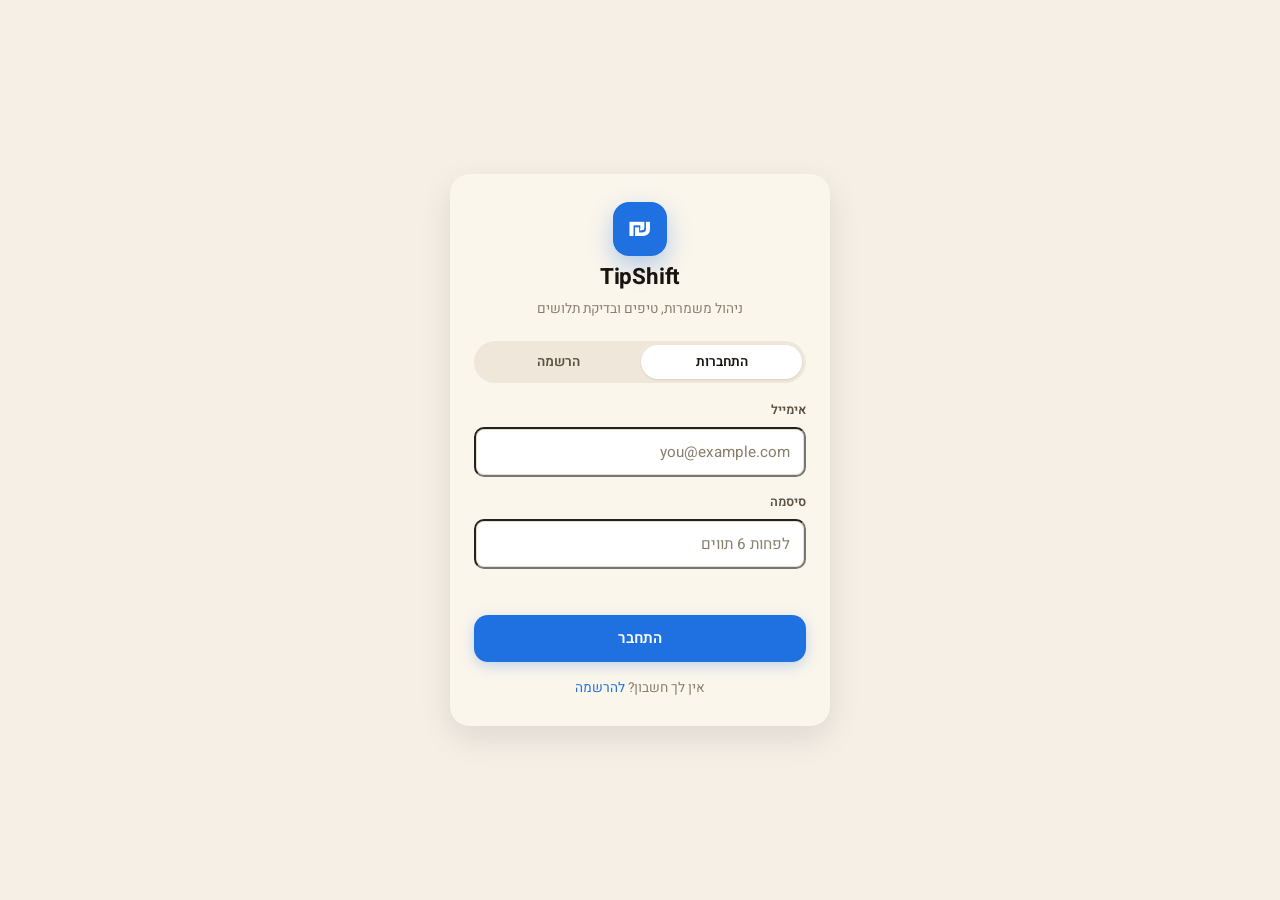
<file: login.html>
<!DOCTYPE html>
<html lang="he" dir="rtl">
<head>
  <meta charset="UTF-8" />
  <meta name="viewport" content="width=device-width, initial-scale=1.0" />
  <title>TipShift — התחברות</title>
  <link rel="preconnect" href="https://fonts.googleapis.com" />
  <link rel="preconnect" href="https://fonts.gstatic.com" crossorigin />
  <link href="https://fonts.googleapis.com/css2?family=Heebo:wght@400;500;600;700;800;900&display=swap" rel="stylesheet" />
  <link rel="stylesheet" href="style/theme.css" />
  <link rel="stylesheet" href="style/components.css" />
  <link rel="stylesheet" href="style/main.css" />
</head>
<body>
  <main class="auth-wrap">
    <section class="auth-card">
      <header class="auth-brand">
        <div class="logo-mark">₪</div>
        <h1 class="h-title">TipShift</h1>
        <p class="tagline">ניהול משמרות, טיפים ובדיקת תלושים</p>
      </header>

      <div class="segmented" style="display:flex; width:100%; margin-bottom:18px;">
        <button class="active grow" data-mode="login" type="button">התחברות</button>
        <button class="grow" data-mode="register" type="button">הרשמה</button>
      </div>

      <form id="auth-form" class="stack gap-md">
        <div class="field" id="name-field" hidden>
          <label for="name">שם מלא</label>
          <input class="input" id="name" name="name" type="text" placeholder="ישראל ישראלי" autocomplete="name" />
        </div>
        <div class="field">
          <label for="email">אימייל</label>
          <input class="input" id="email" name="email" type="email" placeholder="you@example.com" autocomplete="email" required />
        </div>
        <div class="field">
          <label for="password">סיסמה</label>
          <input class="input" id="password" name="password" type="password" placeholder="לפחות 6 תווים" autocomplete="current-password" required />
        </div>

        <p id="form-error" class="text-error center" style="font-size:0.85rem; min-height:1em;"></p>

        <button class="btn btn-primary btn-block" id="submit-btn" type="submit">התחבר</button>
      </form>

      <p class="center text-faint" style="margin-top:16px; font-size:0.85rem;">
        <span id="switch-text">אין לך חשבון?</span>
        <a href="#" id="switch-link">להרשמה</a>
      </p>
    </section>
  </main>

  <script type="module" src="js/login.js"></script>
</body>
</html>
</file>
<file: style/theme.css>
/* ===========================================================================
   TipShift — Design tokens & base
   Light theme: Cream + Editorial Blue (inspired by the TlushCheck app)
   =========================================================================== */

:root {
  /* --- surfaces (warm, tonal, low-border) --- */
  --cream: #f5efe6;          /* page background */
  --surface: #fbf6ec;        /* default warm card */
  --surface-white: #ffffff;  /* inputs / elevated white */
  --surface-sunken: #efe7d9; /* wells, track backgrounds */
  --border: #e8dECB;         /* subtle warm hairline */
  --border-strong: #d9ccb4;

  /* --- accent: editorial blue --- */
  --blue: #1f70e1;
  --blue-dim: #195fc3;
  --blue-soft: #d7e6fa;      /* soft tint container */

  /* --- text (warm near-black) --- */
  --ink: #1a1410;
  --ink-soft: #5c5140;
  --ink-faint: #8a7e6b;
  --on-blue: #ffffff;

  /* --- semantic --- */
  --success: #2e7d52;
  --success-soft: #ddf0e4;
  --error: #c62828;
  --error-soft: #fbe3e3;
  --warning: #b7791f;
  --warning-soft: #faefd6;

  /* --- shape --- */
  --radius-sm: 0.625rem;
  --radius: 0.875rem;
  --radius-lg: 1.25rem;
  --radius-pill: 999px;

  /* --- elevation --- */
  --shadow-sm: 0 1px 2px rgba(26, 20, 16, .04), 0 1px 3px rgba(26, 20, 16, .06);
  --shadow: 0 4px 16px rgba(26, 20, 16, .06);
  --shadow-lg: 0 12px 32px rgba(26, 20, 16, .10);
  --glow-blue: 0 0 0 4px rgba(31, 112, 225, .12);

  /* --- type --- */
  --font: 'Heebo', system-ui, -apple-system, 'Segoe UI', sans-serif;

  /* --- layout --- */
  --app-max: 440px;          /* phone-width app shell */
  --nav-h: 68px;
}

/* --------------------------------------------------------------------------- reset */
*,
*::before,
*::after {
  box-sizing: border-box;
  margin: 0;
  padding: 0;
}

html {
  font-family: var(--font);
  -webkit-text-size-adjust: 100%;
  color-scheme: light;
}

body {
  background: var(--cream);
  color: var(--ink);
  font-size: 15px;
  line-height: 1.5;
  font-weight: 400;
  -webkit-font-smoothing: antialiased;
  text-rendering: optimizeLegibility;
  min-height: 100vh;
}

/* RTL is set via <html dir="rtl">; these defaults assume it. */

button,
input,
select,
textarea {
  font: inherit;
  color: inherit;
}

button {
  cursor: pointer;
  border: none;
  background: none;
}

a {
  color: var(--blue);
  text-decoration: none;
}

ul {
  list-style: none;
}

/* --------------------------------------------------------------------------- typography */
h1, h2, h3 {
  font-weight: 700;
  line-height: 1.2;
  letter-spacing: -0.01em;
}

.h-hero {
  font-size: 2.75rem;
  font-weight: 800;
  letter-spacing: -0.03em;
}

.h-title {
  font-size: 1.4rem;
  font-weight: 700;
}

.h-section {
  font-size: 1.05rem;
  font-weight: 700;
}

.text-soft  { color: var(--ink-soft); }
.text-faint { color: var(--ink-faint); }
.text-blue  { color: var(--blue); }
.text-error { color: var(--error); }
.text-success { color: var(--success); }

.label-up {
  font-size: 0.7rem;
  font-weight: 600;
  letter-spacing: 0.06em;
  text-transform: uppercase;
  color: var(--ink-faint);
}

.num {
  font-variant-numeric: tabular-nums;
  font-feature-settings: "tnum";
}

/* --------------------------------------------------------------------------- helpers */
/* justified !important: make hidden win over component display rules (flex/grid) */
[hidden], .hidden { display: none !important; }
.center { text-align: center; }
.row-between { display: flex; align-items: center; justify-content: space-between; }
.stack { display: flex; flex-direction: column; }
.gap-xs { gap: 6px; }
.gap-sm { gap: 10px; }
.gap-md { gap: 16px; }
.gap-lg { gap: 24px; }
.mt-sm { margin-top: 10px; }
.mt-md { margin-top: 16px; }
.mt-lg { margin-top: 24px; }
.grow { flex: 1; }
</file>
<file: style/components.css>
/* ===========================================================================
   TipShift — Reusable components
   =========================================================================== */

/* --------------------------------------------------------------------------- card */
.card {
  background: var(--surface);
  border-radius: var(--radius);
  box-shadow: var(--shadow-sm);
  padding: 18px;
}

.card-white {
  background: var(--surface-white);
}

.card-pad-lg { padding: 22px; }

/* --------------------------------------------------------------------------- buttons */
.btn {
  display: inline-flex;
  align-items: center;
  justify-content: center;
  gap: 8px;
  padding: 12px 18px;
  border-radius: var(--radius);
  font-weight: 600;
  font-size: 0.95rem;
  transition: transform .12s ease, background .15s ease, box-shadow .15s ease;
  white-space: nowrap;
}
.btn:active { transform: scale(.97); }

.btn-primary {
  background: var(--blue);
  color: var(--on-blue);
  box-shadow: 0 4px 14px rgba(31, 112, 225, .25);
}
.btn-primary:hover { background: var(--blue-dim); }

.btn-ghost {
  background: var(--surface-white);
  color: var(--ink);
  box-shadow: inset 0 0 0 1px var(--border);
}
.btn-ghost:hover { background: var(--cream); }

.btn-soft {
  background: var(--blue-soft);
  color: var(--blue-dim);
}

.btn-danger {
  background: var(--error-soft);
  color: var(--error);
}
.btn-danger:hover { background: #f7d4d4; }

.btn-block { width: 100%; }
.btn-sm { padding: 8px 12px; font-size: 0.85rem; }
.btn-icon {
  padding: 10px;
  border-radius: var(--radius-pill);
  background: var(--surface-white);
  box-shadow: inset 0 0 0 1px var(--border);
}

.btn:disabled { opacity: .55; cursor: not-allowed; }

/* --------------------------------------------------------------------------- inputs */
.field { display: flex; flex-direction: column; gap: 6px; }

.field > label {
  font-size: 0.8rem;
  font-weight: 600;
  color: var(--ink-soft);
}

.input,
.select {
  width: 100%;
  background: var(--surface-white);
  border-radius: var(--radius-sm);
  padding: 12px 14px;
  font-size: 0.95rem;
  box-shadow: inset 0 0 0 1px var(--border);
  transition: box-shadow .15s ease;
  appearance: none;
}
.input::placeholder { color: var(--ink-faint); }
.input:focus,
.select:focus {
  outline: none;
  box-shadow: inset 0 0 0 1.5px var(--blue), var(--glow-blue);
}

.select {
  background-image: url("data:image/svg+xml,%3Csvg xmlns='http://www.w3.org/2000/svg' width='14' height='14' viewBox='0 0 24 24' fill='none' stroke='%238a7e6b' stroke-width='2.5'%3E%3Cpath d='M6 9l6 6 6-6'/%3E%3C/svg%3E");
  background-repeat: no-repeat;
  background-position: left 14px center;
  padding-left: 38px;
}

.field-row { display: flex; gap: 12px; }
.field-row > .field { flex: 1; }

/* --------------------------------------------------------------------------- badges & chips */
.badge {
  display: inline-flex;
  align-items: center;
  gap: 4px;
  padding: 3px 10px;
  border-radius: var(--radius-pill);
  font-size: 0.72rem;
  font-weight: 700;
}
.badge-blue   { background: var(--blue-soft); color: var(--blue-dim); }
.badge-shabbat{ background: #ece4ff; color: #6b46c1; }
.badge-success{ background: var(--success-soft); color: var(--success); }
.badge-error  { background: var(--error-soft); color: var(--error); }
.badge-warning{ background: var(--warning-soft); color: var(--warning); }
.badge-muted  { background: var(--surface-sunken); color: var(--ink-soft); }

.chip {
  padding: 8px 14px;
  border-radius: var(--radius-pill);
  font-size: 0.85rem;
  font-weight: 600;
  background: var(--surface-white);
  box-shadow: inset 0 0 0 1px var(--border);
  color: var(--ink-soft);
}
.chip.active {
  background: var(--blue);
  color: var(--on-blue);
  box-shadow: none;
}

/* --------------------------------------------------------------------------- segmented control (tabs inside a screen) */
.segmented {
  display: inline-flex;
  background: var(--surface-sunken);
  border-radius: var(--radius-pill);
  padding: 4px;
  gap: 2px;
}
.segmented button {
  padding: 7px 16px;
  border-radius: var(--radius-pill);
  font-size: 0.85rem;
  font-weight: 600;
  color: var(--ink-soft);
}
.segmented button.active {
  background: var(--surface-white);
  color: var(--ink);
  box-shadow: var(--shadow-sm);
}

/* --------------------------------------------------------------------------- stat (bento metric) */
.stat {
  background: var(--surface);
  border-radius: var(--radius);
  padding: 14px;
  box-shadow: var(--shadow-sm);
  display: flex;
  flex-direction: column;
  gap: 4px;
}
.stat .stat-label { font-size: 0.78rem; color: var(--ink-faint); font-weight: 500; }
.stat .stat-value { font-size: 1.35rem; font-weight: 800; letter-spacing: -0.02em; }
.stat .stat-sub { font-size: 0.72rem; color: var(--ink-faint); }
.stat-grid { display: grid; grid-template-columns: repeat(3, 1fr); gap: 10px; }
.stat-grid-2 { grid-template-columns: repeat(2, 1fr); }

/* --------------------------------------------------------------------------- key/value row */
.kv {
  display: flex;
  align-items: center;
  justify-content: space-between;
  padding: 11px 0;
}
.kv + .kv { border-top: 1px solid var(--border); }
.kv .kv-label { color: var(--ink-soft); font-size: 0.9rem; }
.kv .kv-value { font-weight: 700; }

/* --------------------------------------------------------------------------- toggle switch */
.toggle {
  position: relative;
  width: 44px;
  height: 26px;
  border-radius: var(--radius-pill);
  background: var(--surface-sunken);
  box-shadow: inset 0 0 0 1px var(--border);
  transition: background .18s ease;
  flex: none;
}
.toggle::after {
  content: "";
  position: absolute;
  top: 3px;
  right: 3px;            /* RTL: knob starts at right */
  width: 20px;
  height: 20px;
  border-radius: 50%;
  background: #fff;
  box-shadow: var(--shadow-sm);
  transition: transform .18s ease;
}
.toggle.on { background: var(--blue); box-shadow: none; }
.toggle.on::after { transform: translateX(-18px); } /* RTL: slide left */

.toggle-row {
  display: flex;
  align-items: center;
  justify-content: space-between;
  gap: 12px;
  padding: 12px 0;
}
.toggle-row + .toggle-row { border-top: 1px solid var(--border); }
.toggle-row .tr-text { display: flex; flex-direction: column; gap: 2px; }
.toggle-row .tr-title { font-weight: 600; font-size: 0.92rem; }
.toggle-row .tr-desc { font-size: 0.78rem; color: var(--ink-faint); }

/* --------------------------------------------------------------------------- avatar */
.avatar {
  display: inline-flex;
  align-items: center;
  justify-content: center;
  border-radius: 50%;
  background: var(--blue-soft);
  color: var(--blue-dim);
  font-weight: 800;
  flex: none;
}
.avatar-sm { width: 38px; height: 38px; font-size: 0.95rem; }
.avatar-lg { width: 84px; height: 84px; font-size: 1.9rem; }

/* --------------------------------------------------------------------------- section header */
.section-head {
  display: flex;
  align-items: baseline;
  justify-content: space-between;
  margin-bottom: 12px;
}
.section-head .sh-action { font-size: 0.85rem; font-weight: 600; color: var(--blue); }

/* --------------------------------------------------------------------------- list item (shift row) */
.list-item {
  display: flex;
  align-items: center;
  gap: 12px;
  background: var(--surface);
  border-radius: var(--radius);
  padding: 14px;
  box-shadow: var(--shadow-sm);
}
.list-item + .list-item { margin-top: 10px; }
.list-item .li-date {
  display: flex;
  flex-direction: column;
  align-items: center;
  justify-content: center;
  width: 46px;
  height: 46px;
  border-radius: var(--radius-sm);
  background: var(--blue-soft);
  color: var(--blue-dim);
  flex: none;
}
.list-item .li-date .d-day { font-size: 1.1rem; font-weight: 800; line-height: 1; }
.list-item .li-date .d-mon { font-size: 0.62rem; font-weight: 600; }
.list-item .li-main { flex: 1; min-width: 0; }
.list-item .li-title { font-weight: 700; font-size: 0.95rem; }
.list-item .li-sub { font-size: 0.8rem; color: var(--ink-faint); margin-top: 2px; }
.list-item .li-amount { text-align: left; font-weight: 800; }
.list-item .li-amount small { display: block; font-weight: 500; color: var(--ink-faint); font-size: 0.7rem; }

/* --------------------------------------------------------------------------- comparison table (auditor) */
.cmp {
  width: 100%;
  border-collapse: collapse;
  font-size: 0.9rem;
}
.cmp th, .cmp td { padding: 11px 8px; text-align: right; }
.cmp thead th {
  font-size: 0.72rem;
  color: var(--ink-faint);
  font-weight: 600;
  text-transform: uppercase;
  letter-spacing: 0.04em;
}
.cmp tbody tr { border-top: 1px solid var(--border); }
.cmp .col-num { text-align: left; font-variant-numeric: tabular-nums; font-weight: 700; }
.cmp tr.bad { background: var(--error-soft); }
.cmp tr.bad .col-num { color: var(--error); }
.cmp tr.ok .delta { color: var(--success); }
</file>
<file: style/main.css>
/* ===========================================================================
   TipShift — App shell, navigation, screens, states
   =========================================================================== */

/* --------------------------------------------------------------------------- app shell */
.app {
  max-width: var(--app-max);
  margin: 0 auto;
  min-height: 100vh;
  background: var(--cream);
  position: relative;
  padding-bottom: calc(var(--nav-h) + 16px);
}

.screen { padding: 16px; }

/* --------------------------------------------------------------------------- top header */
.app-header {
  position: sticky;
  top: 0;
  z-index: 20;
  display: flex;
  align-items: center;
  justify-content: space-between;
  padding: 14px 16px 12px;
  background: linear-gradient(var(--cream) 70%, rgba(245, 239, 230, 0));
}
.app-header .brand {
  display: flex;
  align-items: center;
  gap: 9px;
  font-weight: 800;
  font-size: 1.15rem;
}
.app-header .brand .logo-mark {
  width: 30px; height: 30px;
  border-radius: 9px;
  background: var(--blue);
  display: grid; place-items: center;
  color: #fff; font-weight: 900;
  box-shadow: 0 4px 12px rgba(31,112,225,.3);
}

/* --------------------------------------------------------------------------- month / workplace switcher */
.switcher-bar {
  display: flex;
  align-items: center;
  gap: 10px;
  margin-bottom: 16px;
}
.month-nav {
  display: flex;
  align-items: center;
  gap: 4px;
  background: var(--surface-white);
  border-radius: var(--radius-pill);
  padding: 4px;
  box-shadow: inset 0 0 0 1px var(--border);
}
.month-nav button {
  width: 32px; height: 32px;
  border-radius: 50%;
  display: grid; place-items: center;
  color: var(--ink-soft);
}
.month-nav button:hover { background: var(--cream); }
.month-nav .month-label { font-weight: 700; font-size: 0.9rem; padding: 0 6px; min-width: 84px; text-align: center; }

.wp-select {
  flex: 1;
  background: var(--surface-white);
  border-radius: var(--radius-pill);
  padding: 9px 16px 9px 36px;
  font-size: 0.88rem;
  font-weight: 600;
  box-shadow: inset 0 0 0 1px var(--border);
  background-image: url("data:image/svg+xml,%3Csvg xmlns='http://www.w3.org/2000/svg' width='14' height='14' viewBox='0 0 24 24' fill='none' stroke='%238a7e6b' stroke-width='2.5'%3E%3Cpath d='M6 9l6 6 6-6'/%3E%3C/svg%3E");
  background-repeat: no-repeat;
  background-position: left 14px center;
  appearance: none;
}

/* --------------------------------------------------------------------------- hero earnings card */
.hero {
  background: linear-gradient(135deg, #1f70e1, #2f86f5);
  color: #fff;
  border-radius: var(--radius-lg);
  padding: 22px;
  box-shadow: 0 14px 34px rgba(31, 112, 225, .28);
  position: relative;
  overflow: hidden;
}
.hero::after {
  content: "";
  position: absolute;
  inset-block-start: -40px;
  inset-inline-start: -30px;
  width: 160px; height: 160px;
  background: rgba(255,255,255,.12);
  border-radius: 50%;
}
.hero .hero-label { font-size: 0.82rem; opacity: .85; font-weight: 500; }
.hero .hero-amount {
  font-size: 2.9rem;
  font-weight: 800;
  letter-spacing: -0.03em;
  margin-top: 2px;
  text-shadow: 0 2px 12px rgba(0,0,0,.18);
}
.hero .hero-foot {
  display: flex;
  gap: 18px;
  margin-top: 14px;
  position: relative;
  z-index: 1;
}
.hero .hero-foot div span { display: block; }
.hero .hero-foot .hf-k { font-size: 0.72rem; opacity: .8; }
.hero .hero-foot .hf-v { font-size: 1.05rem; font-weight: 700; }

/* --------------------------------------------------------------------------- progress / min-wage bar */
.progress {
  height: 8px;
  border-radius: var(--radius-pill);
  background: var(--surface-sunken);
  overflow: hidden;
}
.progress > span {
  display: block;
  height: 100%;
  border-radius: inherit;
  background: var(--success);
}

/* --------------------------------------------------------------------------- bottom nav */
.bottom-nav {
  position: fixed;
  bottom: 0; left: 50%;
  transform: translateX(-50%);
  width: 100%;
  max-width: var(--app-max);
  height: var(--nav-h);
  display: flex;
  align-items: stretch;
  background: rgba(251, 246, 236, .9);
  backdrop-filter: blur(16px);
  -webkit-backdrop-filter: blur(16px);
  box-shadow: 0 -1px 0 var(--border), 0 -8px 24px rgba(26,20,16,.06);
  z-index: 30;
}
.bottom-nav a {
  flex: 1;
  display: flex;
  flex-direction: column;
  align-items: center;
  justify-content: center;
  gap: 3px;
  color: var(--ink-faint);
  font-size: 0.68rem;
  font-weight: 600;
  position: relative;
}
.bottom-nav a svg { width: 22px; height: 22px; }
.bottom-nav a.active { color: var(--blue); }
.bottom-nav a.active::before {
  content: "";
  position: absolute;
  top: 0;
  width: 26px; height: 3px;
  border-radius: 0 0 3px 3px;
  background: var(--blue);
}

/* --------------------------------------------------------------------------- auth screen */
.auth-wrap {
  min-height: 100vh;
  display: grid;
  place-items: center;
  padding: 24px;
}
.auth-card {
  width: 100%;
  max-width: 380px;
  background: var(--surface);
  border-radius: var(--radius-lg);
  box-shadow: var(--shadow-lg);
  padding: 28px 24px;
}
.auth-brand {
  display: flex;
  flex-direction: column;
  align-items: center;
  gap: 8px;
  margin-bottom: 22px;
}
.auth-brand .logo-mark {
  width: 54px; height: 54px;
  border-radius: 16px;
  background: var(--blue);
  display: grid; place-items: center;
  color: #fff; font-weight: 900; font-size: 1.5rem;
  box-shadow: 0 10px 24px rgba(31,112,225,.32);
}
.auth-brand .tagline { color: var(--ink-faint); font-size: 0.85rem; }

/* --------------------------------------------------------------------------- loading / skeleton */
.spinner {
  width: 22px; height: 22px;
  border-radius: 50%;
  border: 2.5px solid var(--blue-soft);
  border-top-color: var(--blue);
  animation: spin .7s linear infinite;
}
@keyframes spin { to { transform: rotate(360deg); } }

.loading-block {
  display: flex;
  flex-direction: column;
  align-items: center;
  gap: 10px;
  padding: 40px 0;
  color: var(--ink-faint);
  font-size: 0.85rem;
}

.skeleton {
  background: linear-gradient(90deg, var(--surface-sunken) 25%, #f3ecdf 50%, var(--surface-sunken) 75%);
  background-size: 200% 100%;
  animation: shimmer 1.3s infinite;
  border-radius: var(--radius-sm);
}
@keyframes shimmer { to { background-position: -200% 0; } }

/* --------------------------------------------------------------------------- empty state */
.empty {
  display: flex;
  flex-direction: column;
  align-items: center;
  gap: 10px;
  text-align: center;
  padding: 44px 24px;
  color: var(--ink-faint);
}
.empty .empty-icon {
  width: 56px; height: 56px;
  border-radius: 50%;
  background: var(--surface-sunken);
  display: grid; place-items: center;
  color: var(--ink-faint);
}
.empty .empty-title { font-weight: 700; color: var(--ink-soft); }

/* --------------------------------------------------------------------------- modal */
.modal-backdrop {
  position: fixed;
  inset: 0;
  background: rgba(26, 20, 16, .42);
  backdrop-filter: blur(2px);
  display: grid;
  place-items: center;
  padding: 20px;
  z-index: 50;
  animation: fade .2s ease;
}
.modal {
  width: 100%;
  max-width: 400px;
  background: var(--surface);
  border-radius: var(--radius-lg);
  box-shadow: var(--shadow-lg);
  padding: 22px;
  animation: slideUp .26s cubic-bezier(.2, .8, .2, 1);
}
.modal .modal-title { font-size: 1.15rem; font-weight: 700; margin-bottom: 6px; }
.modal .modal-body { color: var(--ink-soft); font-size: 0.92rem; }
.modal .modal-actions { display: flex; gap: 10px; margin-top: 20px; }
.modal .modal-actions .btn { flex: 1; }

@keyframes fade { from { opacity: 0; } }
@keyframes slideUp { from { opacity: 0; transform: translateY(16px); } }

/* --------------------------------------------------------------------------- toast */
.toast-host {
  position: fixed;
  top: 16px; left: 50%;
  transform: translateX(-50%);
  z-index: 60;
  display: flex;
  flex-direction: column;
  gap: 8px;
  width: calc(100% - 32px);
  max-width: 380px;
  pointer-events: none;
}
.toast {
  display: flex;
  align-items: center;
  gap: 10px;
  background: var(--ink);
  color: #fff;
  border-radius: var(--radius);
  padding: 12px 16px;
  font-size: 0.9rem;
  font-weight: 500;
  box-shadow: var(--shadow-lg);
  animation: toastIn .26s ease;
}
.toast.success { background: var(--success); }
.toast.error { background: var(--error); }
.toast .toast-ic { flex: none; }
@keyframes toastIn { from { opacity: 0; transform: translateY(-12px); } }

/* --------------------------------------------------------------------------- mini bar chart (mockup-only static fallback; real app uses Chart.js) */
.barchart {
  display: flex;
  align-items: flex-end;
  gap: 8px;
  height: 150px;
  padding-top: 8px;
}
.barchart .bar {
  flex: 1;
  display: flex;
  flex-direction: column;
  align-items: center;
  gap: 6px;
  height: 100%;
  justify-content: flex-end;
}
.barchart .bar > i {
  width: 100%;
  border-radius: 6px 6px 0 0;
  background: var(--blue-soft);
  display: block;
}
.barchart .bar.hot > i { background: var(--blue); }
.barchart .bar span { font-size: 0.66rem; color: var(--ink-faint); }

/* --------------------------------------------------------------------------- floating add button */
.fab {
  position: fixed;
  bottom: calc(var(--nav-h) + 14px);
  left: 50%;
  transform: translateX(calc(var(--app-max) / 2 - 70px));
  width: 52px; height: 52px;
  border-radius: 50%;
  background: var(--blue);
  color: #fff;
  display: grid; place-items: center;
  box-shadow: 0 8px 22px rgba(31,112,225,.4);
  z-index: 31;
}
@media (max-width: 480px) {
  .fab { transform: none; left: auto; right: 18px; }
}
</file>
